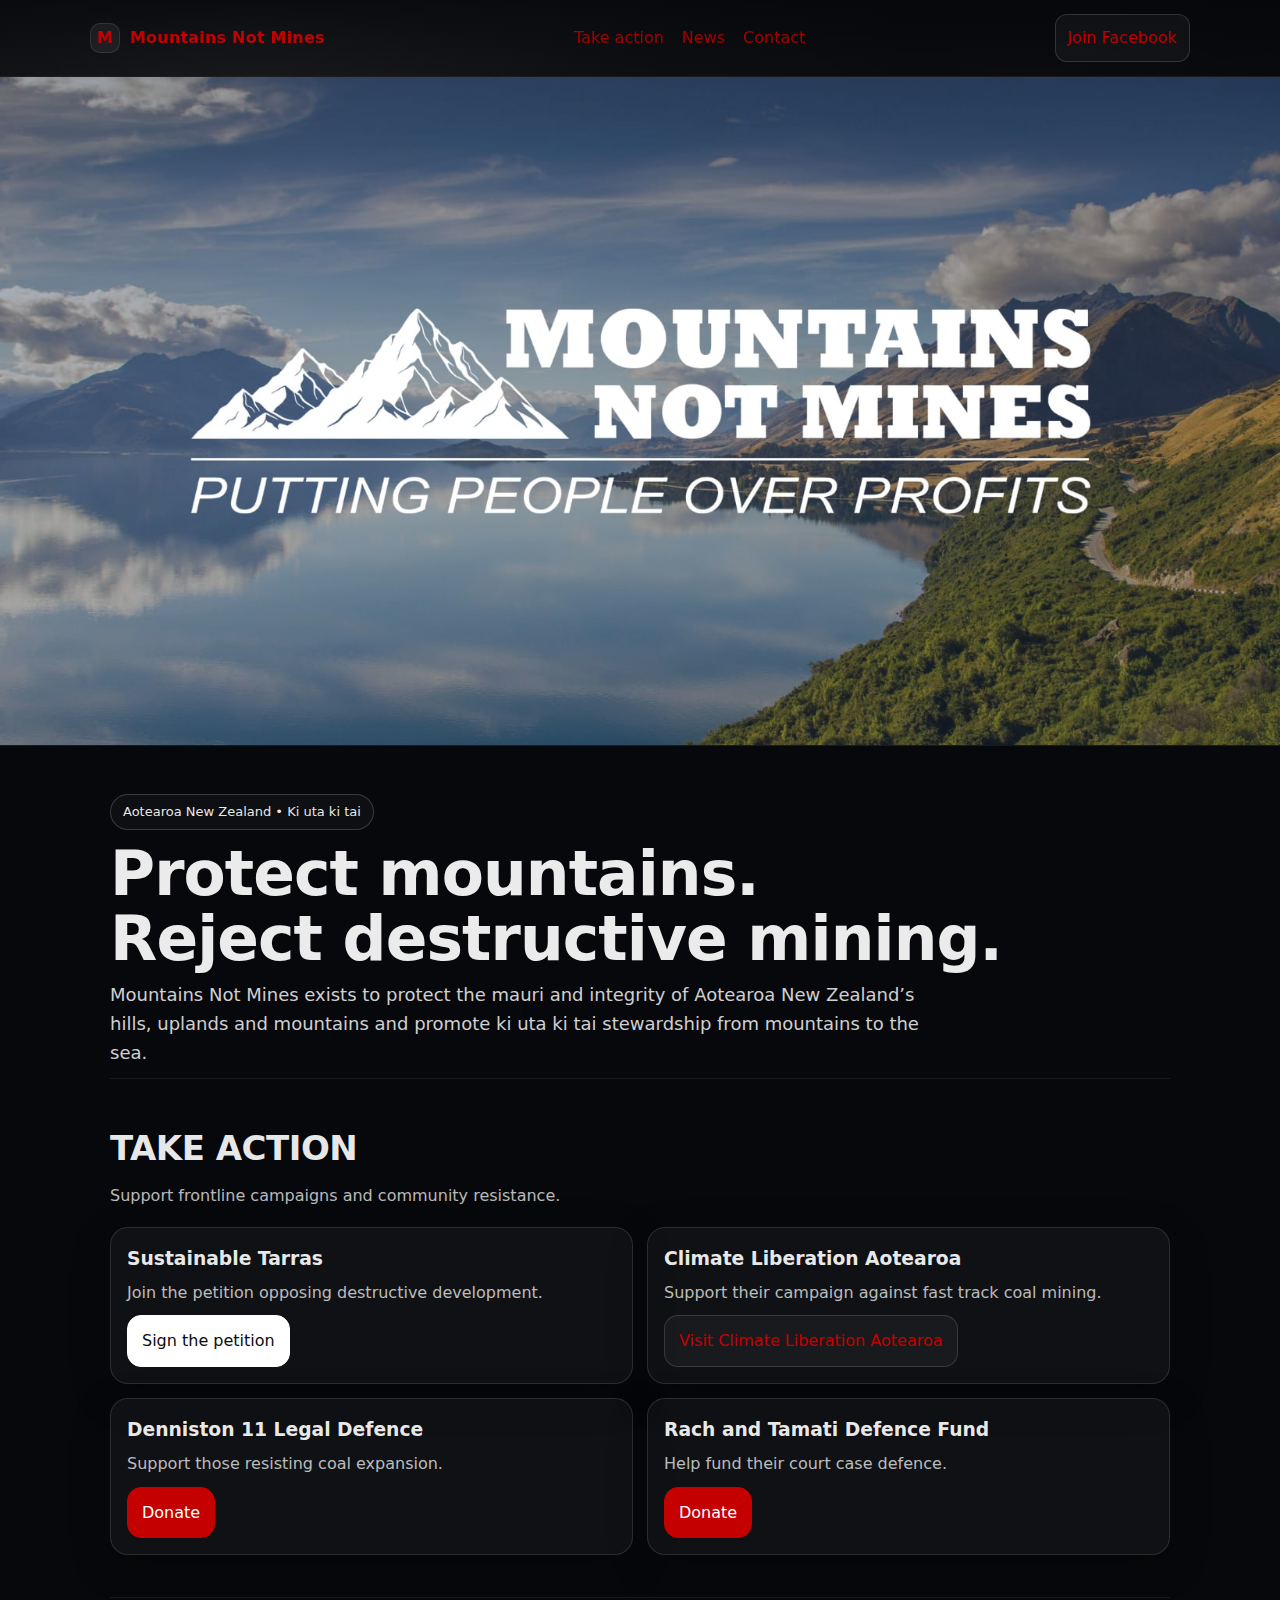
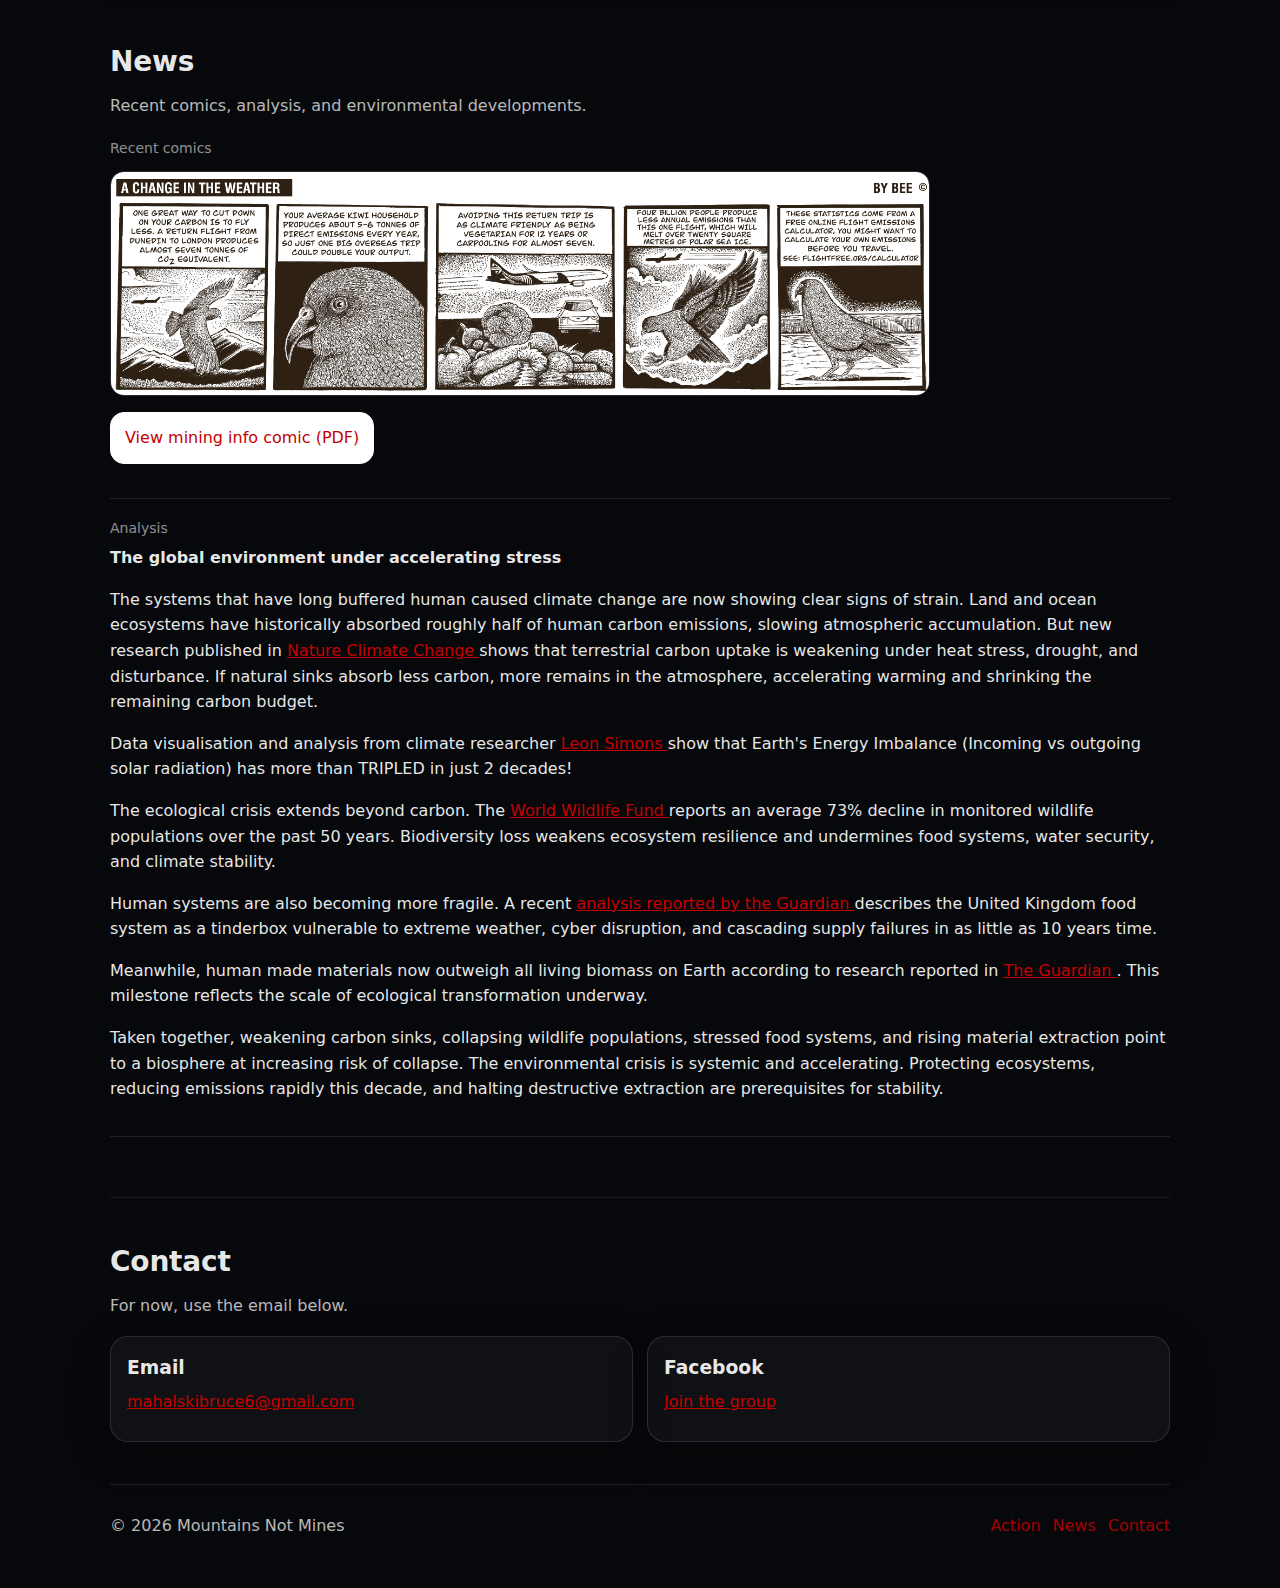
<file: index.html>
<!doctype html>
<html lang="en">
<head>
  <meta charset="utf-8" />
  <meta name="viewport" content="width=device-width, initial-scale=1" />
  <title>Mountains Not Mines</title>
  <meta name="description" content="Protect mountains. Reject destructive mining. Ki uta ki tai stewardship from mountains to the sea." />

  <meta property="og:title" content="Mountains Not Mines" />
  <meta property="og:description" content="Protect mountains. Reject destructive mining." />
  <meta property="og:type" content="website" />

  <link rel="stylesheet" href="style.css?v=7" />

  <style>
    /* Emphasise Take Action */
    #action h2 {
      font-weight: 900;
      font-size: 34px;
      letter-spacing: -0.5px;
    }

    /* Red donation buttons */
    .btn-donate {
      background: #c40000;
      border: 1px solid #c40000;
      color: #ffffff;
    }
    .btn-donate:hover {
      background: #ff1a1a;
      border-color: #ff1a1a;
    }

    /* News styling */
    .news-item {
      margin-bottom: 18px;
      padding-bottom: 18px;
      border-bottom: 1px solid rgba(255,255,255,0.1);
    }
    .news-date {
      font-size: 14px;
      opacity: 0.6;
      margin-bottom: 6px;
    }
    .news-feature-img {
      width: 100%;
      max-width: 820px;
      display: block;
      border-radius: 14px;
      margin-top: 12px;
      border: 1px solid rgba(255,255,255,0.14);
    }
  </style>
</head>

<body>
  <a class="skip" href="#main">Skip to content</a>

  <header class="topbar">
    <div class="wrap topbar-inner">
      <a class="brand" href="#">
        <span class="mark" aria-hidden="true">M</span>
        <span class="brand-text">Mountains Not Mines</span>
      </a>

      <nav class="nav" aria-label="Primary navigation">
        <a href="#action">Take action</a>
        <a href="#news">News</a>
        <a href="#contact">Contact</a>
      </nav>

      <a class="btn btn-small"
         href="https://www.facebook.com/share/g/1B1Eet7sMW/"
         target="_blank" rel="noopener">
         Join Facebook
      </a>
    </div>
  </header>

  <!-- Standalone header image -->
  <section class="banner" aria-label="Header image">
    <img src="header.jpg" alt="Mountains Not Mines header image">
  </section>

  <main id="main" class="wrap">

    <!-- Intro -->
    <section class="intro">
      <div class="pill">Aotearoa New Zealand • Ki uta ki tai</div>
      <h1>Protect mountains.<br>Reject destructive mining.</h1>
      <p class="lede">
        Mountains Not Mines exists to protect the mauri and integrity of Aotearoa New Zealand’s hills, uplands and mountains and promote ki uta ki tai stewardship from mountains to the sea.
      </p>
    </section>

    <!-- TAKE ACTION -->
    <section id="action" class="section">
      <div class="section-head">
        <h2>TAKE ACTION</h2>
        <p>Support frontline campaigns and community resistance.</p>
      </div>

      <div class="grid">

        <div class="panel">
          <h3>Sustainable Tarras</h3>
          <p>Join the petition opposing destructive development.</p>
          <a class="btn btn-primary"
             href="https://sustainabletarras.us3.list-manage.com/subscribe?u=af3afd2ec3b04d4cf0cad8da9&id=619a94f53d"
             target="_blank" rel="noopener">
             Sign the petition
          </a>
        </div>

        <div class="panel">
          <h3>Climate Liberation Aotearoa</h3>
          <p>Support their campaign against fast track coal mining.</p>
          <a class="btn"
             href="https://climateliberationaotearoa.org/"
             target="_blank" rel="noopener">
             Visit Climate Liberation Aotearoa
          </a>
        </div>

        <div class="panel">
          <h3>Denniston 11 Legal Defence</h3>
          <p>Support those resisting coal expansion.</p>
          <a class="btn btn-donate"
             href="https://chuffed.org/project/129679-support-the-denniston-10"
             target="_blank" rel="noopener">
             Donate
          </a>
        </div>

        <div class="panel">
          <h3>Rach and Tamati Defence Fund</h3>
          <p>Help fund their court case defence.</p>
          <a class="btn btn-donate"
             href="https://chuffed.org/project/rach-and-tamati?utm_source=iframe"
             target="_blank" rel="noopener">
             Donate
          </a>
        </div>

      </div>
    </section>

<section id="news" class="section">
  <div class="section-head">
    <h2>News</h2>
    <p>Recent comics, analysis, and environmental developments.</p>
  </div>

  <!-- Recent Comics -->
  <div class="news-item">
    <div class="news-date">Recent comics</div>

    <a href="IMG_0218.jpeg" target="_blank" rel="noopener">
      <img class="news-feature-img" src="IMG_0218.jpeg" alt="Climate sinks failing comic">
    </a>

    <p style="margin-top:16px;">
      <a class="btn btn-primary"
         href="MINING%20INFO%20COMIC-002%20(1).pdf"
         target="_blank" rel="noopener">
         View mining info comic (PDF)
      </a>
    </p>
  </div>

  <!-- Written Analysis -->
  <div class="news-item">
    <div class="news-date">Analysis</div>
    <strong>The global environment under accelerating stress</strong>

    <p>
      The systems that have long buffered human caused climate change are now showing clear signs of strain. Land and ocean ecosystems have historically absorbed roughly half of human carbon emissions, slowing atmospheric accumulation. But new research published in 
      <a href="https://www.nature.com/articles/s41558-025-02440-9" target="_blank" rel="noopener">
        Nature Climate Change
      </a> 
      shows that terrestrial carbon uptake is weakening under heat stress, drought, and disturbance. If natural sinks absorb less carbon, more remains in the atmosphere, accelerating warming and shrinking the remaining carbon budget.
    </p>

    <p>
      Data visualisation and analysis from climate researcher 
      <a href="https://x.com/LeonSimons8/status/2024560570075111824" target="_blank" rel="noopener">
        Leon Simons
      </a> 
      show that Earth's Energy Imbalance (Incoming vs outgoing solar radiation) has more than TRIPLED in just 2 decades!
    </p>

    <p>
      The ecological crisis extends beyond carbon. The 
      <a href="https://www.worldwildlife.org/news/press-releases/catastrophic-73-decline-in-the-average-size-of-global-wildlife-populations-in-just-50-years-reveals-a-system-in-peril/" target="_blank" rel="noopener">
        World Wildlife Fund
      </a> 
      reports an average 73% decline in monitored wildlife populations over the past 50 years. Biodiversity loss weakens ecosystem resilience and undermines food systems, water security, and climate stability.
    </p>

    <p>
      Human systems are also becoming more fragile. A recent 
      <a href="https://www.theguardian.com/food/2026/feb/23/uk-food-security-cyber-attack-riots-tinderbox-analysis" target="_blank" rel="noopener">
        analysis reported by the Guardian 
      </a> 
      describes the United Kingdom food system as a tinderbox vulnerable to extreme weather, cyber disruption, and cascading supply failures in as little as 10 years time.
    </p>

    <p>
      Meanwhile, human made materials now outweigh all living biomass on Earth according to research reported in 
      <a href="https://www.theguardian.com/environment/2020/dec/09/human-made-materials-now-outweigh-earths-entire-biomass-study" target="_blank" rel="noopener">
        The Guardian
      </a>. This milestone reflects the scale of ecological transformation underway.
    </p>

    <p>
      Taken together, weakening carbon sinks, collapsing wildlife populations, stressed food systems, and rising material extraction point to a biosphere at increasing risk of collapse. The environmental crisis is systemic and accelerating. Protecting ecosystems, reducing emissions rapidly this decade, and halting destructive extraction are prerequisites for stability.
    </p>
  </div>

</section>

    <!-- CONTACT -->
    <section id="contact" class="section">
      <div class="section-head">
        <h2>Contact</h2>
        <p>For now, use the email below.</p>
      </div>

      <div class="grid">
        <div class="panel">
          <h3>Email</h3>
          <p>
            <a href="mailto:mahalskibruce6@gmail.com">mahalskibruce6@gmail.com</a>
          </p>
        </div>

        <div class="panel">
          <h3>Facebook</h3>
          <p>
            <a href="https://www.facebook.com/share/g/1B1Eet7sMW/"
               target="_blank" rel="noopener">
              Join the group
            </a>
          </p>
        </div>
      </div>
    </section>

    <footer class="footer">
      <div>© <span id="year"></span> Mountains Not Mines</div>
      <div class="footer-links">
        <a href="#action">Action</a>
        <a href="#news">News</a>
        <a href="#contact">Contact</a>
      </div>
    </footer>

  </main>

  <script>
    document.getElementById("year").textContent = new Date().getFullYear();
  </script>
</body>
</html>
</file>
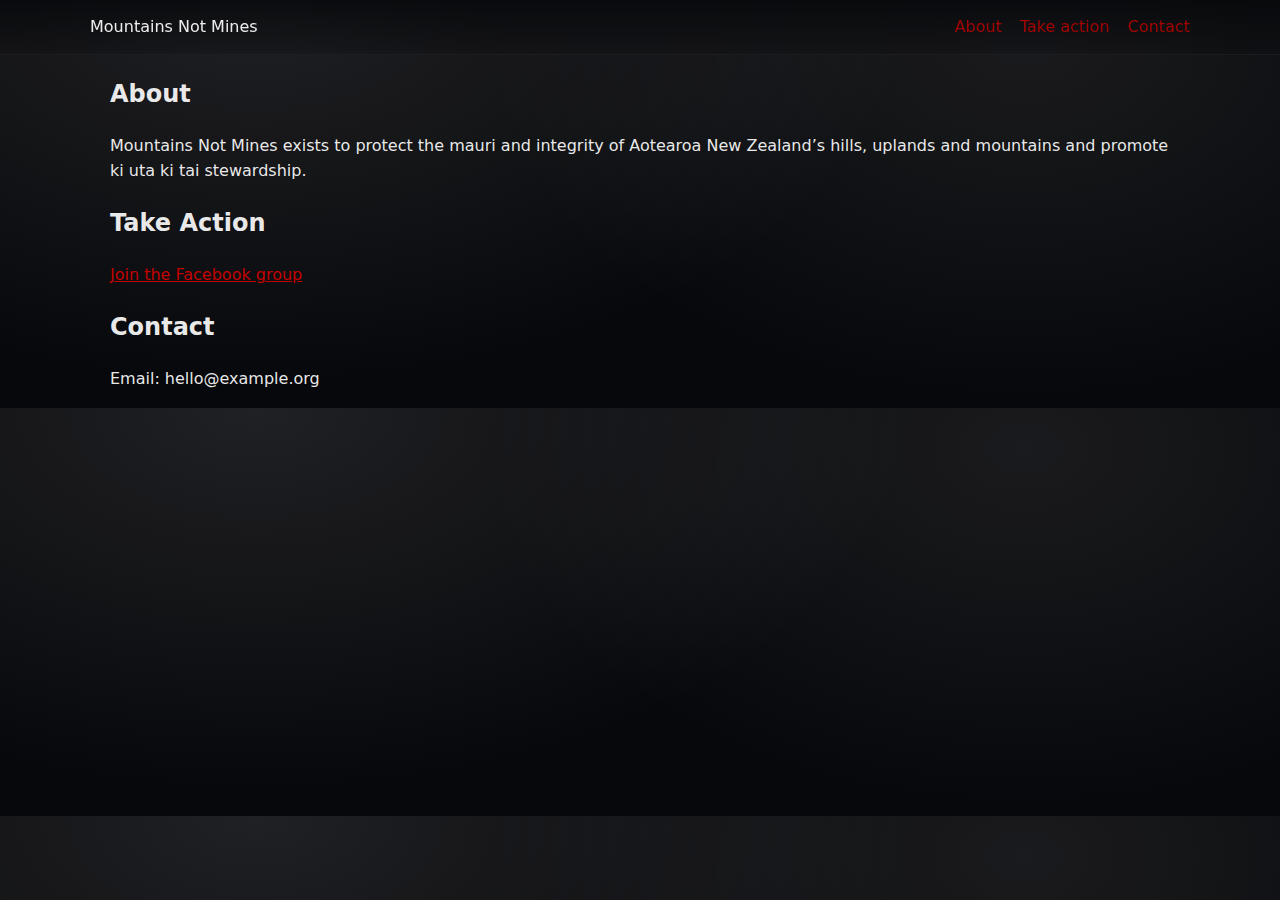
<file: home.html>
<!doctype html>
<html lang="en">
<head>
  <meta charset="utf-8" />
  <meta name="viewport" content="width=device-width, initial-scale=1" />
  <title>Mountains Not Mines</title>
  <link rel="stylesheet" href="style.css" />
</head>

<body>

<header class="topbar">
  <div class="wrap topbar-inner">
    <div class="brand">Mountains Not Mines</div>
    <nav class="nav">
      <a href="#about">About</a>
      <a href="#action">Take action</a>
      <a href="#contact">Contact</a>
    </nav>
  </div>
</header>

<main class="wrap">
  <section id="about">
    <h2>About</h2>
    <p>Mountains Not Mines exists to protect the mauri and integrity of Aotearoa New Zealand’s hills, uplands and mountains and promote ki uta ki tai stewardship.</p>
  </section>

  <section id="action">
    <h2>Take Action</h2>
    <p><a href="https://www.facebook.com/share/g/1B1Eet7sMW/" target="_blank">Join the Facebook group</a></p>
  </section>

  <section id="contact">
    <h2>Contact</h2>
    <p>Email: hello@example.org</p>
  </section>
</main>

</body>
</html>
</file>
<file: style.css>
:root{
  --bg:#07080b;
  --text:rgba(255,255,255,.92);
  --muted:rgba(255,255,255,.72);
  --line:rgba(255,255,255,.14);
  --panel:rgba(255,255,255,.06);
  --shadow:0 18px 60px rgba(0,0,0,.45);
  --r:18px;
}

*{box-sizing:border-box}
html{scroll-behavior:smooth}
body{
  margin:0;
  font-family:system-ui,-apple-system,Segoe UI,Roboto,Arial,sans-serif;
  background:
    radial-gradient(1200px 700px at 20% 0%, rgba(255,255,255,.10), transparent 55%),
    radial-gradient(900px 600px at 80% 10%, rgba(255,255,255,.08), transparent 60%),
    var(--bg);
  color:var(--text);
  line-height:1.6;
}
a{color:inherit}
.wrap{max-width:1100px;margin:0 auto;padding:0 20px}

.skip{
  position:absolute;left:-9999px;top:auto;width:1px;height:1px;overflow:hidden;
}
.skip:focus{
  left:12px;top:12px;width:auto;height:auto;padding:10px 12px;
  background:#111;border:1px solid var(--line);border-radius:12px;z-index:999;
}

.topbar{
  position:sticky;top:0;z-index:50;
  backdrop-filter: blur(14px);
  background: linear-gradient(to bottom, rgba(7,8,11,.82), rgba(7,8,11,.22));
  border-bottom:1px solid rgba(255,255,255,.08);
}
.topbar-inner{
  display:flex;align-items:center;justify-content:space-between;gap:14px;
  padding:14px 0;
}

.brand{display:flex;align-items:center;gap:10px;text-decoration:none}
.mark{
  width:30px;height:30px;border-radius:10px;
  display:inline-flex;align-items:center;justify-content:center;
  background:rgba(255,255,255,.06);
  border:1px solid rgba(255,255,255,.10);
  font-weight:800;
}
.brand-text{font-weight:700;letter-spacing:.2px}

.nav{display:none;gap:18px}
.nav a{text-decoration:none;opacity:.82}
.nav a:hover{opacity:1}
@media(min-width:860px){.nav{display:flex}}

.btn{
  display:inline-flex;align-items:center;justify-content:center;
  padding:12px 14px;border-radius:14px;
  border:1px solid var(--line);
  background:rgba(255,255,255,.04);
  text-decoration:none;
  transition: transform .18s ease, background .18s ease, border-color .18s ease;
}
.btn:hover{transform:translateY(-1px);background:rgba(255,255,255,.07);border-color:rgba(255,255,255,.20)}
.btn:active{transform:translateY(0px)}
.btn-small{padding:10px 12px;border-radius:12px}
.btn-primary{background:#fff;color:#0b0c10;border-color:#fff}
.btn-primary:hover{background:#fff;border-color:#fff}
a[aria-disabled="true"]{opacity:.55;pointer-events:none}

/* Standalone header image */
.banner{
  width:100%;
  background:#000;
  border-bottom:1px solid rgba(255,255,255,.10);
}
.banner img{
  width:100%;
  height:auto;
  display:block;
}

/* Intro */
.intro{
  padding:48px 0 10px;
}
.pill{
  display:inline-block;
  padding:7px 12px;border-radius:999px;
  border:1px solid rgba(255,255,255,.18);
  background: rgba(255,255,255,.03);
  font-size:13px;
}
h1{
  font-size:clamp(38px,4.8vw,64px);
  line-height:1.05;
  margin:12px 0 10px;
  letter-spacing:-.9px;
}
.lede{
  font-size:18px;
  max-width:72ch;
  color:rgba(255,255,255,.82);
  margin:0;
}
.cta{display:flex;flex-wrap:wrap;gap:10px;margin-top:16px}

.highlights{
  display:grid;
  grid-template-columns: 1fr;
  gap:10px;
  margin-top:18px;
}
@media(min-width:720px){
  .highlights{grid-template-columns: repeat(3, 1fr)}
}
.highlight{
  padding:12px 14px;
  border-radius:var(--r);
  border:1px solid rgba(255,255,255,.12);
  background: rgba(255,255,255,.04);
}
.highlight-title{font-weight:900}
.highlight-sub{font-size:13px;color:var(--muted)}

/* Sections */
.section{padding:42px 0;border-top:1px solid rgba(255,255,255,.08)}
.section-head{display:grid;gap:8px;margin-bottom:18px}
.section-head h2{margin:0;font-size:28px;letter-spacing:-.2px}
.section-head p{margin:0;color:var(--muted);max-width:85ch}

.cards{
  display:grid;gap:14px;
  grid-template-columns:repeat(1,1fr);
}
@media(min-width:860px){
  .cards{grid-template-columns:repeat(3,1fr)}
}
.card{
  border-radius:var(--r);
  border:1px solid rgba(255,255,255,.12);
  background: rgba(255,255,255,.04);
  box-shadow: 0 12px 40px rgba(0,0,0,.22);
  padding:16px;
  transition: transform .18s ease, border-color .18s ease, background .18s ease;
}
.card:hover{transform:translateY(-3px);border-color:rgba(255,255,255,.18);background:rgba(255,255,255,.05)}
.card h3{margin:0 0 6px}
.card p{margin:0;color:var(--muted)}

.grid{
  display:grid;gap:14px;
  grid-template-columns:repeat(1,1fr);
}
@media(min-width:860px){
  .grid{grid-template-columns:repeat(2,1fr)}
}
.panel{
  border-radius:var(--r);
  border:1px solid rgba(255,255,255,.12);
  background: rgba(255,255,255,.04);
  box-shadow: 0 12px 40px rgba(0,0,0,.22);
  padding:16px;
}
.panel h3{margin:0 0 6px}
.panel p{margin:0 0 10px;color:var(--muted)}

.list{list-style:none;margin:0;padding:0;display:grid;gap:10px}
.list li{
  display:flex;gap:10px;flex-wrap:wrap;align-items:center;
  padding:10px 12px;
  border:1px solid rgba(255,255,255,.10);
  border-radius:14px;
  background: rgba(255,255,255,.03);
}
.tag{
  font-size:11px;
  padding:4px 8px;border-radius:999px;
  border:1px solid rgba(255,255,255,.16);
  color:rgba(255,255,255,.78);
}
.muted{color:var(--muted)}

/* Social icons (header + anywhere) */
.social-icons{
  display:flex;
  gap:10px;
  align-items:center;
}
.social-icons a{
  display:inline-flex;
  width:34px;
  height:34px;
  align-items:center;
  justify-content:center;
  border-radius:12px;
  border:1px solid rgba(255,255,255,.14);
  background: rgba(255,255,255,.04);
  transition: transform .18s ease, background .18s ease, border-color .18s ease;
}
.social-icons a:hover{
  transform:translateY(-1px);
  background: rgba(255,255,255,.08);
  border-color: rgba(255,255,255,.22);
}
.social-icons a:active{transform:translateY(0px)}
.social-icons svg{
  width:18px;
  height:18px;
  fill: rgba(255,255,255,.92);
  opacity:.95;
}

/* Footer */
.footer{
  padding:28px 0 50px;
  border-top:1px solid rgba(255,255,255,.10);
  display:flex;justify-content:space-between;gap:14px;flex-wrap:wrap;
  color:var(--muted);
}
.footer-links{display:flex;gap:12px;flex-wrap:wrap}
.footer-links a{text-decoration:none;opacity:.82}
.footer-links a:hover{opacity:1}

a {
  color: #c40000;
  text-decoration: underline;
  transition: color 0.2s ease;
}

a:hover {
  color: #ff1a1a;
}

#news .news-item a,
#news .news-item a:visited {
  color: #c40000 !important;
}

#news .news-item a:hover,
#news .news-item a:focus {
  color: #ff1a1a !important;
}
</file>
